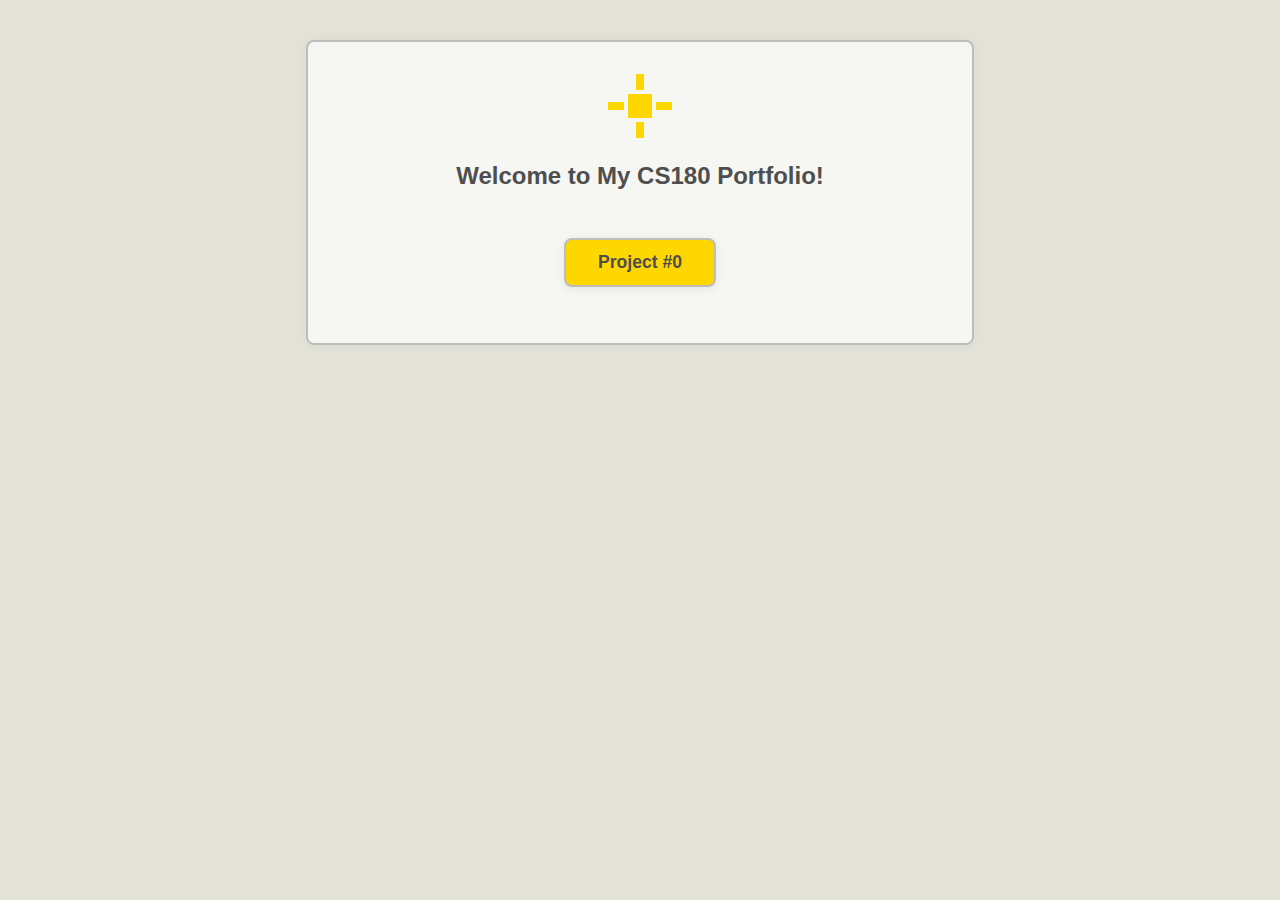
<file: index.html>
<!DOCTYPE html>
<html>
<head>
    <title>CS180</title>
    <link rel="stylesheet" href="./style.css">
</head>
<body>
    <div class="container">
        <svg class="pixel-art" viewBox="0 0 16 16" width="64" height="64">
            <rect x="7" y="0" width="2" height="4" fill="#ffd700" />
            <rect x="7" y="12" width="2" height="4" fill="#ffd700" />
            <rect x="0" y="7" width="4" height="2" fill="#ffd700" />
            <rect x="12" y="7" width="4" height="2" fill="#ffd700" />
            <rect x="5" y="5" width="6" height="6" fill="#ffd700" />
        </svg>
        <h1>Welcome to My CS180 Portfolio!</h1>
        <a href="./proj0/index.html">Project #0</a>
    </div>
</body>
</html>
</file>
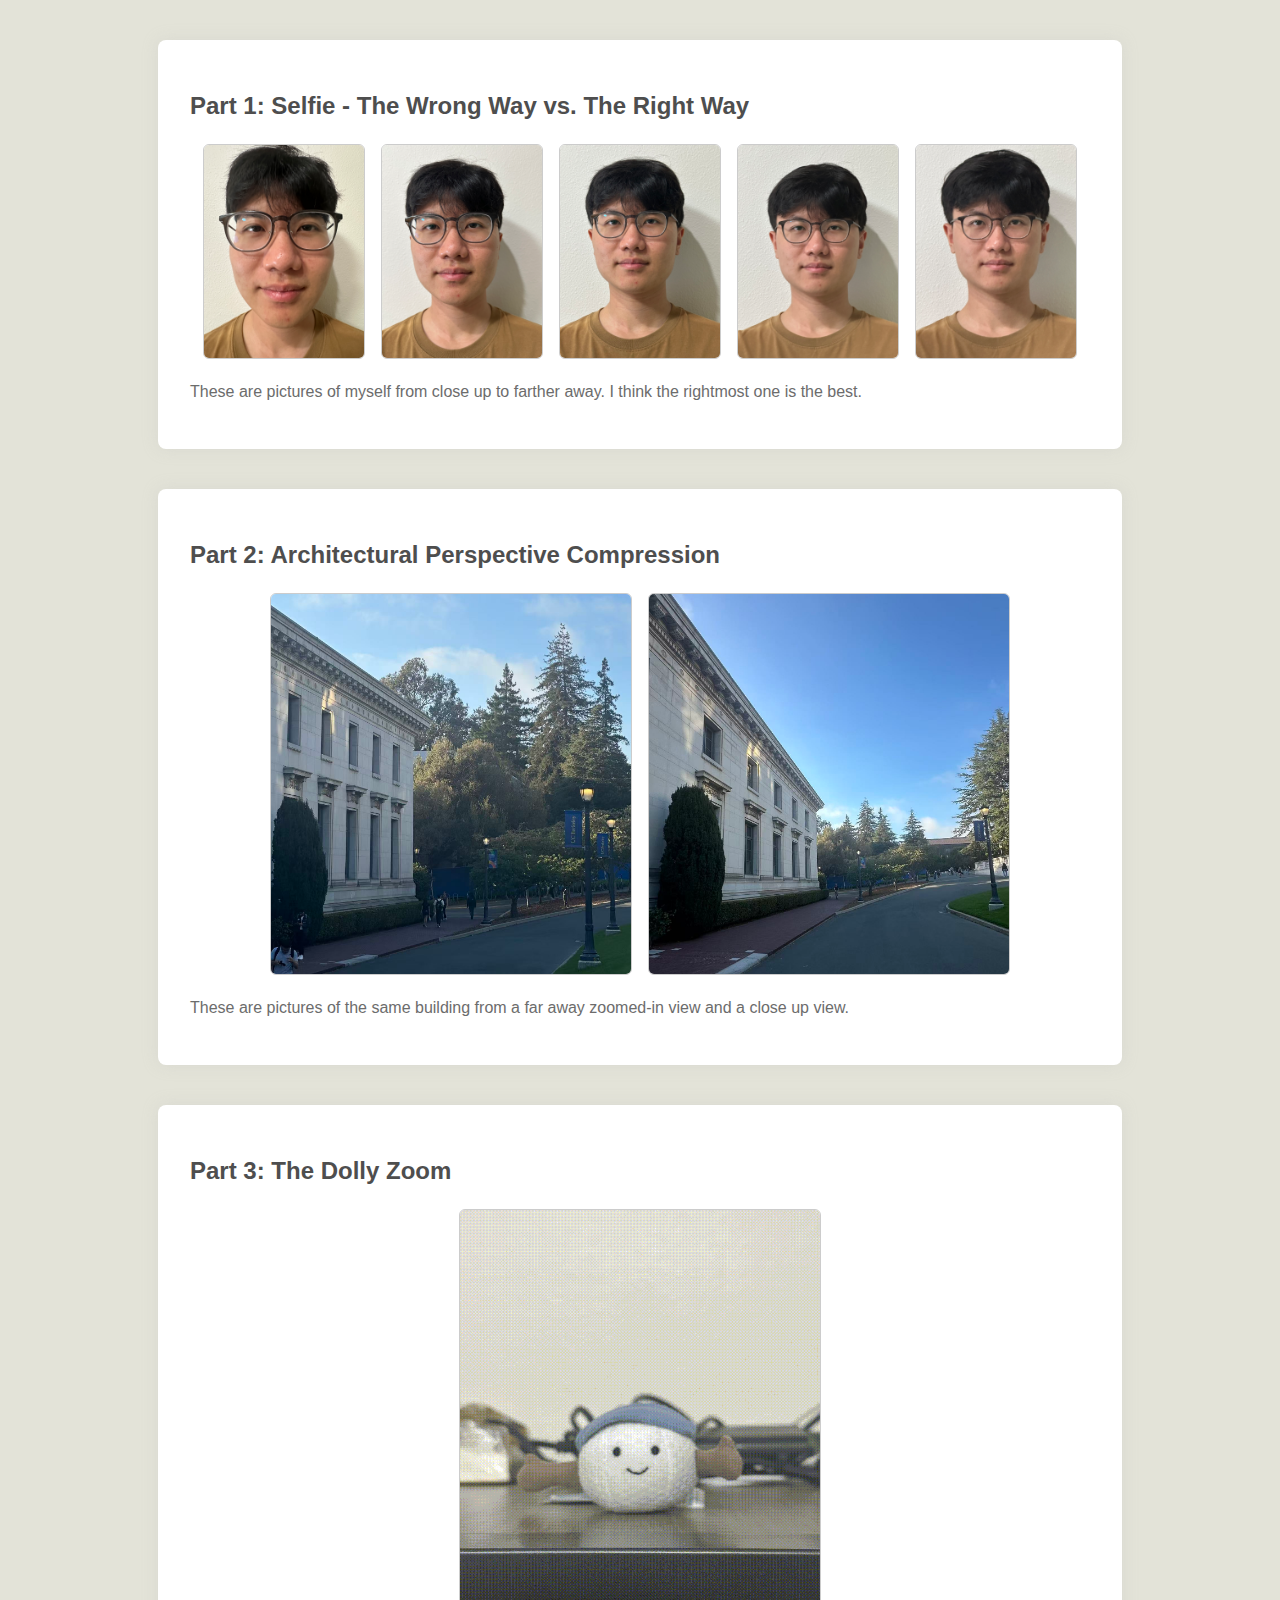
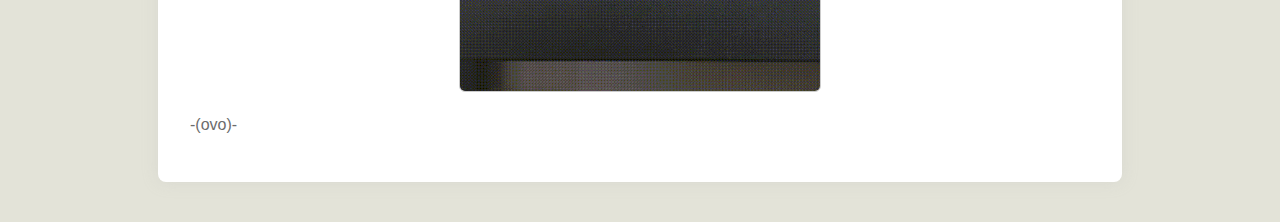
<file: proj0/index.html>
<!DOCTYPE html>
<html>
<head>
    <title>Project 0: Becoming Friends with Your Camera</title>
    <link rel="stylesheet" href="../style.css">
    <link rel="stylesheet" href="./style.css">
</head>
<body>
    <div class="section">
        <h2>Part 1: Selfie - The Wrong Way vs. The Right Way</h2>
        <div class="images-row">
            <img class="jpg" src="images/selfie0.JPG" alt="selfie0">
            <img class="jpg" src="images/selfie1.JPG" alt="selfie1">
            <img class="jpg" src="images/selfie2.JPG" alt="selfie2">
            <img class="jpg" src="images/selfie3.JPG" alt="selfie3">
            <img class="jpg" src="images/selfie4.JPG" alt="selfie4">
        </div>
        <p>These are pictures of myself from close up to farther away. I think the rightmost one is the best.</p>
    </div>
    <div class="section bigger">
        <h2>Part 2: Architectural Perspective Compression</h2>
        <div class="images-row">
            <img class="jpg" src="images/streetzoomed.jpg" alt="street zoomed">
            <img class="jpg" src="images/streetclose.jpg" alt="street close">
        </div>
        <p>These are pictures of the same building from a far away zoomed-in view and a close up view.</p>
    </div>
    <div class="section bigger">
        <h2>Part 3: The Dolly Zoom</h2>
        <div class="images-row" style="justify-content: center;">
            <img class="gif" src="images/dolly.gif" alt="dolly zoom gif">
        </div>
        <p>-(ovo)-</p>
    </div>
</body>
</html>
</file>
<file: style.css>
body {
    font-family: Arial, sans-serif;
    background: #e3e3d8;
    color: #6c6c6c;
    margin: 0;
    padding: 0;
}
.container {
    max-width: 600px;
    margin: 40px auto;
    background: #f6f6f2;
    border: 2px solid #bdbdbd;
    box-shadow: 0 0 16px #bdbdbd44;
    border-radius: 8px;
    padding: 32px;
    text-align: center;
}
h1, h2 {
    font-size: 1.5em;
    margin-bottom: 24px;
    color: #4e4e4e;
}
a, .button {
    display: inline-block;
    margin: 24px 0;
    padding: 12px 32px;
    background: #ffd700;
    color: #4e4e4e;
    text-decoration: none;
    border: 2px solid #bdbdbd;
    border-radius: 8px;
    font-size: 1.1em;
    font-weight: bold;
    box-shadow: 0 2px 8px #bdbdbd44;
    transition: background 0.2s, color 0.2s, box-shadow 0.2s;
}
a:hover, .button:hover {
    background: #ffe066;
    color: #222;
    box-shadow: 0 4px 16px #bdbdbd88;
}
.pixel-art {
    margin: 0 auto 24px auto;
    display: block;
    image-rendering: pixelated;
    width: 64px;
    height: 64px;
}
.section {
    margin: 40px auto;
    max-width: 900px;
    background: #fff;
    border-radius: 8px;
    box-shadow: 0 0 16px #bdbdbd44;
    padding: 32px;
}
.images-row {
    display: flex;
    gap: 16px;
    justify-content: center;
    margin-bottom: 24px;
}
.images-row img, .images-row .gif {
    max-width: 160px;
    border-radius: 6px;
    border: 1px solid #ccc;
}
.gif {
    max-width: 400px;
}
</file>
<file: proj0/style.css>
.images-row {
    flex-wrap: wrap;
}

.bigger .images-row img {
    max-width: 360px;
}
</file>
